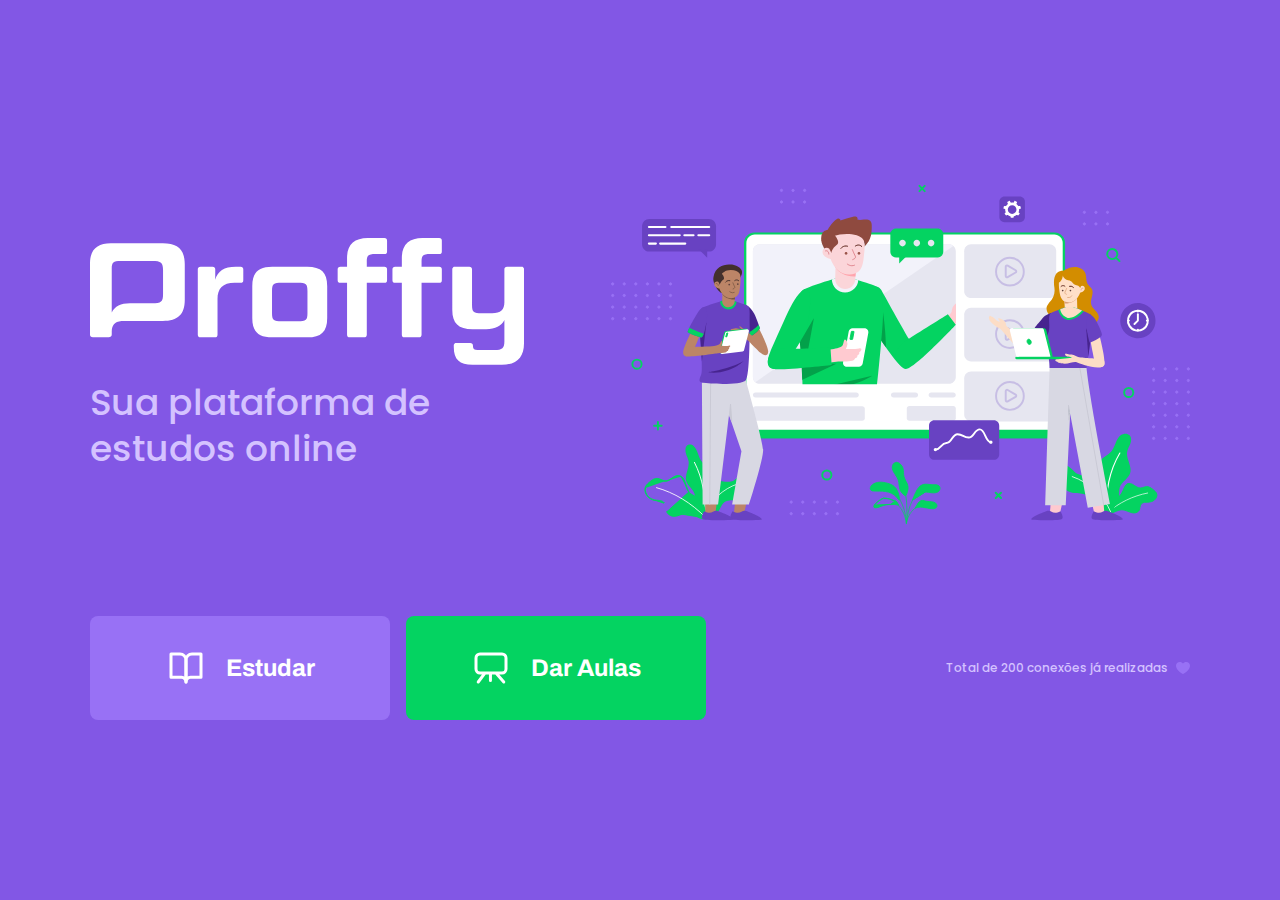
<file: index.html>
<!DOCTYPE html>
<html lang="pt_br">
<head>
    <meta charset="UTF-8">
    <meta name="viewport" content="width=device-width, initial-scale=1.0">
    <meta name="theme-color" content="#828257E5">
    <title>Proffy | Sua plataforma de estudos online</title>

    
    <link rel="shortcut icon" href="./images/favicon.png" type="image/png">

    <link rel="stylesheet" href="./styles/main.css">
    <link rel="stylesheet" href="./styles/partials/page-landing.css">
    <link href="https://fonts.googleapis.com/css2?family=Archivo:wght@400;700&amp;family=Poppins:wght@400;600&amp;display=swap" rel="stylesheet">
    
</head>
<body id="page-landing">

    <div id="container">

        <div class="logo-container">
            <img src="./images/logo.svg" alt="Proffy">
            <h2>Sua plataforma de estudos online</h2>
        </div>


        <img class= "hero-image" src="./images/landing.svg" alt="Plataforma de Estudos">

        <div class="buttons-container">
            <a class="study" href="./study.html">
                <img src="./images/icons/study.svg" alt= "Estudar">
                Estudar
            </a> 

            <a class="give-classes" href="./give-classes.html">
                <img src="./images/icons/give-classes.svg" alt= "Dar Aulas">
                Dar Aulas
            </a> 
        </div>
        
        <p class="total-connections">Total de 200 conexões já realizadas
            <img src="images/icons/purple-heart.svg" alt= "purple-heart">
        </p>
    </div>

</body>
</html>
</file>
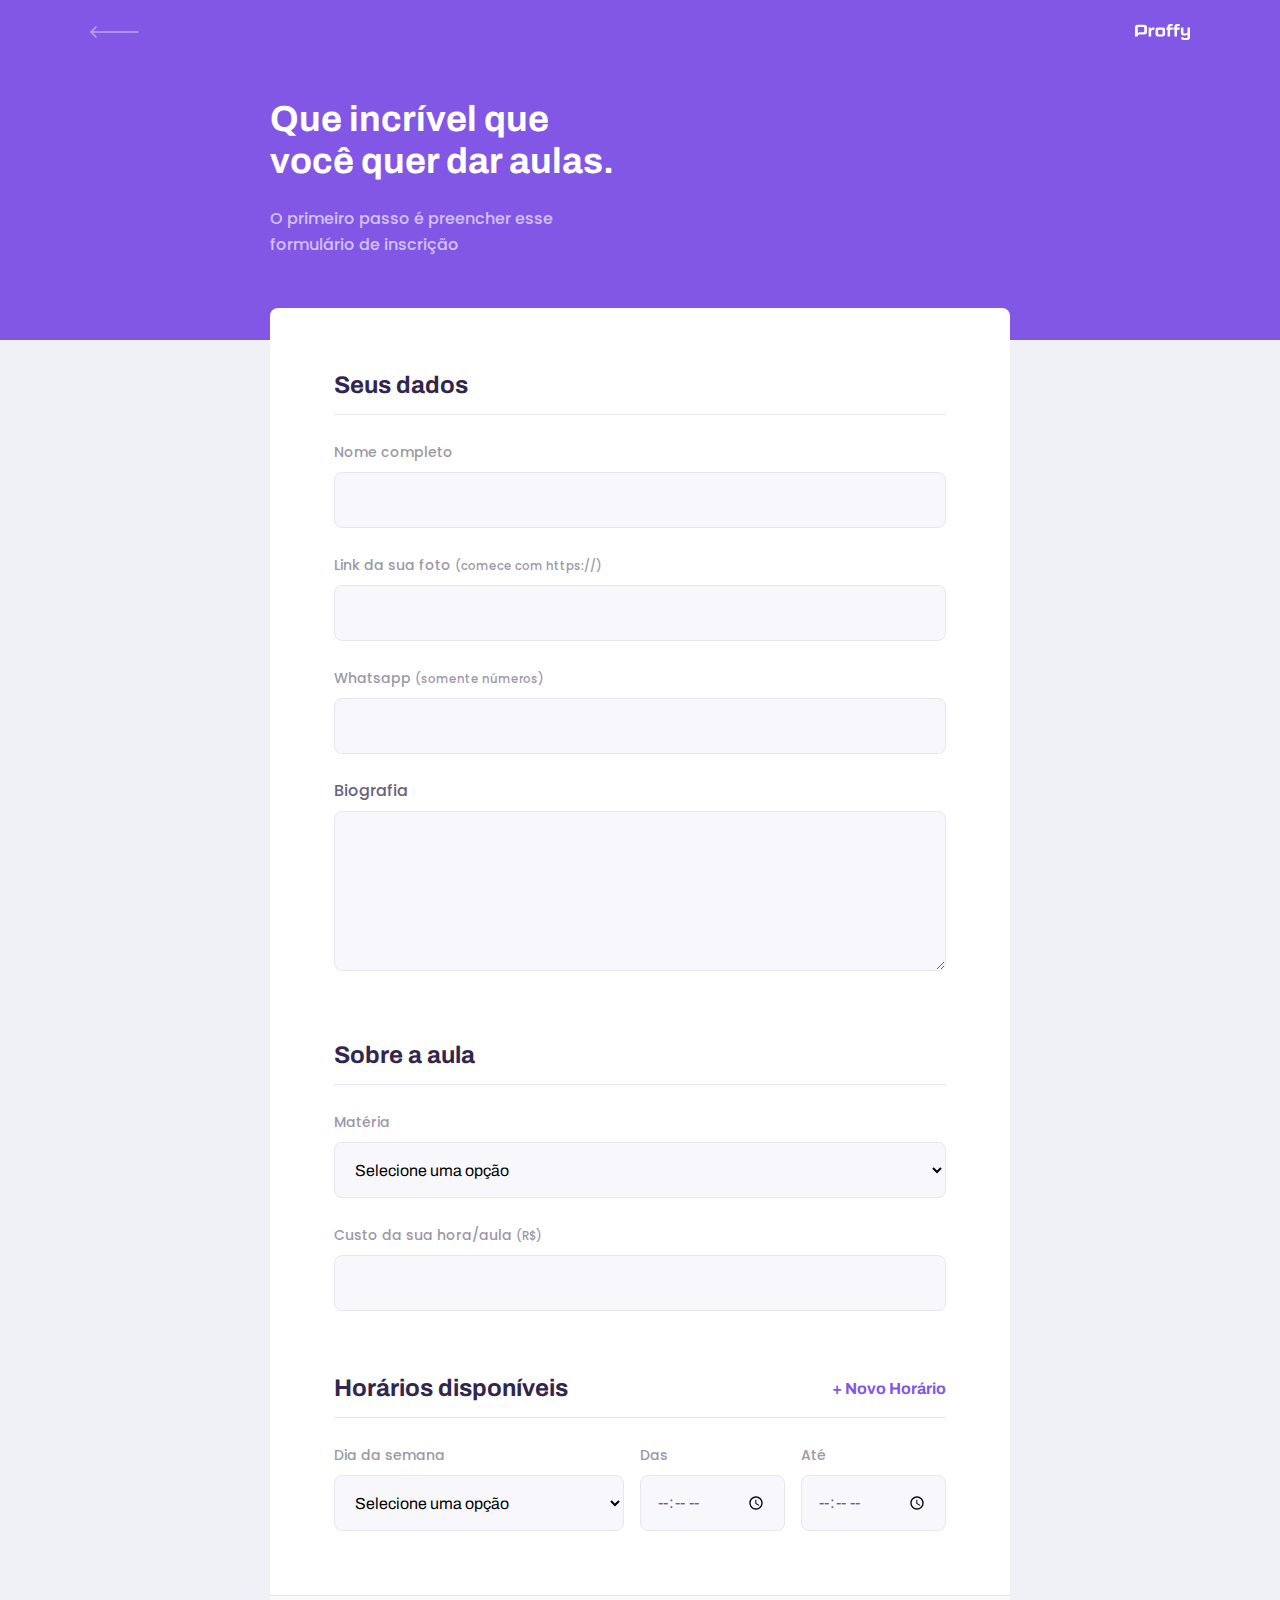
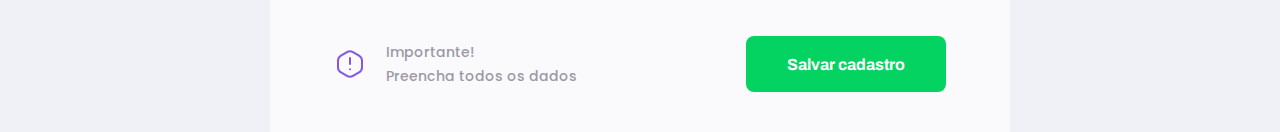
<file: give-classes.html>
<!DOCTYPE html>
<html lang="pt_br">
<head>
    <meta charset="UTF-8">
    <meta name="viewport" content="width=device-width, initial-scale=1.0">
    <title>Proffy | Sua plataforma de estudos online</title>
    </style>
    <link rel="stylesheet" href="./styles/main.css">
    <link rel="stylesheet" href="./styles/partials/header.css">
    <link rel="stylesheet" href="./styles/partials/forms.css">
    <link rel="stylesheet" href="./styles/partials/page-give-classes.css">
    <link href="https://fonts.googleapis.com/css2?family=Archivo:wght@400;700&amp;family=Poppins:wght@400;600&amp;display=swap" rel="stylesheet">
    
    <script src="./scripts/addField.js" defer></script>
</head>
<body id="page-give-classes">

    <div id="container">

        <header class="page-header">

            <div class="top-bar-container">
                <a href="./index.html">
                    <img src="./images/icons/back.svg" alt="Voltar">
                </a>
                    <img src="./images/logo.svg" alt= "Proffy">
            </div>


            <div class="header-content">
                <strong> Que incrível que você quer dar aulas. </strong>
                <p>O primeiro passo é preencher esse formulário de inscrição</p>
            </div>


        </header>
        
        <main>
            <form action="" id="create-class">
                <fieldset>
                    <legend>Seus dados</legend>

                    <div class="input-block">
                        <label for="name">Nome completo</label>
                        <input name="name" id="name" required>
                    </div>

                    <div class="input-block">
                        <label for="avatar">Link da sua foto <small>(comece com https://)</small></label>
                        <input name="avatar" id="avatar" type="url" required>
                    </div>

                    <div class="input-block">
                        <label for="whatsapp">Whatsapp <small>(somente números)</small></label>
                        <input name="whatsapp" id="whatsapp" type="number" required>
                    </div>

                    <div class="textarea-block">
                        <label for="bio">Biografia</label>
                        <textarea name="bio" id="bio" required></textarea>
                    </div>

                </fieldset>

                <fieldset>
                    <legend>Sobre a aula</legend>
                    <div class="select-block">
                        <label for="subject"> Matéria</label>
                        <select name="subject" id="subject" required>
                            <option value="">Selecione uma opção</option>
                            <option value="" disabled="" hidden="">Selecione uma opção</option>
                            <option value="1">Artes</option>
                            <option value="2">Biologia</option>
                            <option value="3">Ciências</option>
                            <option value="4">Educação física</option>
                            <option value="5">Física</option>
                            <option value="6">Geografia</option>
                            <option value="7">História</option>
                            <option value="8">Matemática</option>
                            <option value="9">Português</option>
                            <option value="10">Química</option>
                        </select>
                    </div>

                    <div class="input-block">
                        <label for="cost"> Custo da sua hora/aula <small>(R$)</small></label>
                        <input type="cost" id="cost" type="number" required>
                    </div>
                </fieldset>

                <fieldset id="schedule-items">
                    <legend>Horários disponíveis
                        <button type="button" id="add-time">+ Novo Horário</button>
                    </legend>

                    <div class="schedule-item">

                        <div class="select-block">
                            <label for="weekday">Dia da semana</label>
                            <select name="weekday[]" id="weekday">
                                <option value="" hidden="">Selecione uma opção</option>
                                <option value="0">Domingo</option>
                                <option value="1">Segunda-feira</option>
                                <option value="2">Terça-feira</option>
                                <option value="3">Quarta-feira</option>
                                <option value="4">Quinta-feira</option>
                                <option value="5">Sexta-feira</option>
                                <option value="6">Sábado</option>
                            </select>
                        </div>
                
                    <div class="input-block">
                        <label for="time_from">Das</label>
                        <input type="time" id="time_from" name="time_from[]">
                    </div>

                    <div class="input-block">
                        <label for="time_to">Até</label>
                        <input type="time" id="time_to" name="time_to[]">
                    </div>

                    </div>

                </fieldset>

            </form>

            <footer>

                <p>
                    <img src="./images/icons/warning.svg" alt="Aviso Importante">
                    Importante! <br>
                    Preencha todos os dados
                </p>

                <button type="submit" form="create-class">Salvar cadastro</button>

            </footer>
        </main>
    
    </div>

    <script>

    </script>

</body>
</html>
</file>
<file: styles/main.css>
/*
Ao usar class, para identificar no CSS: ".nome_da_classe
Ao usar uma id (Não pode se repetir), para identifica no CSs: "#nome_da_id"
*/

:root {
    --color-background: #F0F0F7;
    --color-primary-lighter: #9871F5;
    --color-primary-light: #916BEA;
    --color-primary: #8257E5;
    --color-primary-dark: #774DD6;
    --color-primary-darker: #6842C2;
    --color-secondary: #04D361;
    --color-secondary-dark: #04BF58;
    --color-title-in-primary: #FFFFFF;
    --color-text-in-primary: #D4C2FF;
    --color-text-title: #32264D;
    --color-text-complement: #9C98A6;
    --color-text-base: #6A6180;
    --color-line-in-white: #E6E6F0;
    --color-input-background: #F8F8FC;
    --color-button-text: #FFFFFF;
    --color-box-base: #FFFFFF;
    --color-box-footer: #FAFAFC;
    --color-small-info: #C1BCCC;

    /* 16 px = 100% = [ 1rem (valor x valor do root)] , sendo a porcentagem e REM relativos ao root*/
    font-size: 60%;

}

html,body {
    height: 100vh;
}

*{
    margin: 0;
    padding: 0;
    box-sizing: border-box; 
}

body,input,button,textarea{
    font: 500 1.6rem Poppins;
    color: var(--color-text-base)
    /*fonte= font: weight size family*/
}

body {
    background-color: var(--color-background);
    display: flex;
    align-items: center;
    justify-content: center;    
}

#container {
    width: 90vw; /*Largura // vw = viewport*/
    max-width: 700px;
}

@media (min-width: 700px){
    :root {
        font-size: 62.5%;
    }
}
 /* 
    1 propriedade = todos os lados
    2 propriedades = altura e largura
    3 propriedades = cima,baixo e os lados respectivamente
    4 propriedades = cima, direita, baixo, esquerda respectivamente
    */
</file>
<file: styles/partials/page-landing.css>
#page-landing{
    background-color: var(--color-primary);

}

#page-landing #container {
    color: var(--color-text-in-primary);

}

.logo-container img{
    height: 127px;

}

.logo-container{
    text-align: center;
    margin-bottom: 3.2rem;
}

.logo-container h2{
    font-weight: 500;
    font-size: 3.6rem;
    line-height: 4.6rem;
    margin-top: 0.8rem;
}

.hero-image{
    width: 100%;
}

.buttons-container{
    display:flex;
    justify-content: center;
    margin: 3.2rem 0;
}

.buttons-container a{
    width: 30rem;
    height: 10.4rem;

    border-radius: 0.8rem;
    margin-right: 1.6rem;

    font: 700 2.4rem Archivo;

    display: flex;
    align-items: center;
    justify-content: center;

    text-decoration: none;

    transition: background 0.2s;

    color: var(--color-button-text);

}

.buttons-container a img{
    width: 4rem;
    margin-right: 2rem;
}

.buttons-container a.study{
    background: var(--color-primary-lighter);
}

.buttons-container a.study:hover{
    background: var(--color-primary-light);
}

.buttons-container a.give-classes{
    background: var(--color-secondary);
    margin-right: 0;
}

.buttons-container a.give-classes:hover{
    background: var(--color-secondary-dark);
}

.total-connections{
    font-size:1.8rem;

    display:flex;
    align-items: center;
    justify-content: center;
}

.total-connections img{
    margin-left: 0.8rem;
}
@media (max-width: 699px){
    :root{
        font-size: 40%;
    }
}

@media (min-width: 1100px){
    #page-landing #container{
        max-width: 1100px;
        display: grid;
        grid-template-columns: 2fr 1fr 2fr;
        grid-template-rows: 350px 1fr;
        grid-template-areas: 
        "proffy image image"
        "button button texting";
        column-gap: 87px;
        row-gap: 86px;
    }
    .logo-container{
        grid-area: proffy;
        text-align: initial;
        align-self: center;
        margin:0
        }

    .logo-container img{
        height: 127%;
    }
    
    .hero-image{
        grid-area: image;
        height: 350px;
        }
    
    .buttons-container{
        grid-area: button;
        justify-content:flex-start;
        margin:0; 
        }
    
    .total-connections{
        grid-area: texting;
        justify-self: end;
        font-size: 1.2rem;
         }
         /* SELF = REFERENTE AO GRID
         CONTENT = REFERENTE AO FLEX */
}
</file>
<file: styles/partials/header.css>
#page-study #container{
    width: 100vw;
    height: 100vh;
}

.page-header{
    background-color: var(--color-primary);

    display: flex;
    flex-direction: column;

}

.page-header .top-bar-container{
    width: 90%;

    margin: 0 auto;

    display: flex;
    align-items: center;
    justify-content: space-between;

    padding: 1.6rem 0
}

.page-header .top-bar-container a{
    height: 3.2rem;
    transition: opacity 0.2s;
}
.page-header .top-bar-container a:hover{
    opacity: 0.6;
}


.page-header .top-bar-container > img{
    height: 1.6rem;
}

.page-header .header-content {
    width: 90%;
    margin: 3.2rem auto;

    position: relative;
}

.page-header .header-content strong{
    font: 700 3.6rem Archivo;
    line-height: 4.2rem;
    color: var(--color-title-in-primary);    
}

.page-header .header-content p{
    max-width: 30rem;
    font-size: 1.6rem;
    line-height: 2.6rem;
    color: var(--color-text-in-primary);
    margin-top: 2.4rem;
    
}

@media (min-width: 700px){
    #page-study #container{
        max-width: 100vw;
    }

    .page-header{
        height: 340px;
    }

    .page-header .top-bar-container{
        max-width: 1100px;
    }

    .page-header .header-content{
        max-width: 740px;

        margin: 0 auto;

        flex: 1 1;
        padding-bottom: 48px;
        display: flex;
        flex-direction: column;
        justify-content: center;
    }

    .page-header .header-content strong{
        max-width: 350px;
    }

    #page-study main{
        padding: 32px 0;
        max-width: 740px;
        margin: 0 auto;
    }
}
</file>
<file: styles/partials/forms.css>
.select-block label,
.input-block label,
.textarea-block textarea{
    font-size: 1.4rem;
    color: var(--color-text-complement);
}

.input-block input,
.select-block select,
.textarea-block textarea {
    width: 100%;
    height: 5.6rem;
    margin-top: 0.8rem;
    border-radius: 0.8rem;
    background: var(--color-input-background);
    border: 1px solid var(--color-line-in-white);
    outline: 0;
    padding: 0 1.6rem;
    font: 1.6rem Archivo;
}

.textarea-block textarea{
    padding: 1.2rem 1.6rem;
    height: 16rem;

    resize: vertical;
}

.input-block,
.textarea-block{
    position: relative;
}

.input-block:focus-within::after,
.textarea-block:focus-within::after {
    content:"";

    width: calc(100% - 3.2rem);
    height: 2px;
    background: var(--color-primary-light);

    position: absolute;
    left: 1.6rem;
    right: 1.6rem;
    bottom: 4px;
}
</file>
<file: styles/partials/page-give-classes.css>
#page-give-classes #container{
    width: 100vw;
    height: 100vh;
}

#page-give-classes .page-header .header-content{
    margin-bottom: 6.4rem;
}

#page-give-classes main{
    background: var(--color-box-base);
    width: 100%;
    max-width: 74rem;
    border-radius: .8rem;
    margin: -3.2rem auto 3.2rem;
    padding-top: 6.4rem;
}

#page-give-classes fieldset{
    border: none;

    padding: 0 2.4rem;
}

#page-give-classes fieldset legend{
    font: 700 2.4rem Archivo;
    color: var(--color-text-title);
    margin-bottom: 2.4rem;

    display: flex;
    align-items: center;
    justify-content: space-between;

    width: 100%;

    padding-bottom: 1.6rem;
    border-bottom: 1px solid var(--color-line-in-white);
}

#page-give-classes fieldset legend button{
    background: none;
    border: 0;

    color: var(--color-primary);

    font: 700 1.6rem Archivo;

    cursor: pointer;

    transition: 0.6s;

}

#page-give-classes fieldset legend button:hover{
    transform: translateY(-5px);
    color: var(--color-primary-dark);
}

#page-give-classes fieldset+fieldset{
    margin-top: 6.4rem;
}

#page-give-classes .input-block+.input-block,
#page-give-classes .input-block+.textarea-block,
#page-give-classes .select-block+.input-block{
    margin-top: 2.4rem;
}

#page-give-classes main footer{
    padding: 4rem 2.4rem;

    background-color: var(--color-box-footer);
    border-top: 1px solid var(--color-line-in-white);
    margin-top: 6.4rem;
}

#page-give-classes main footer p{
    display: flex;
    align-items: center;
    justify-content: center;

    font-size: 1.4rem;
    line-height: 2.4rem;

    color: var(--color-text-complement);

}

#page-give-classes main footer p img{
    margin-right: 2rem;
}

#page-give-classes main footer button{
    width: 100%;
    height: 5.6rem;
    background: var(--color-secondary);
    color: var(--color-button-text);
    border: 0;
    border-radius: .8rem;
    cursor: pointer;
    font: 700 1.6rem Archivo;
    display: flex;
    align-items: center;
    justify-content: center;
    text-decoration: none;
    transition: 0.2s;
    margin-top: 3.2rem;
}

#page-give-classes main footer button:hover{
    background: var(--color-secondary-dark);
}

.schedule-item+.schedule-item{
    margin-top: 3.2rem;
    padding-top: 3.2rem;

    border-top: 1px solid var(--color-line-in-white);

}

@media (min-width: 700px){
    #page-give-classes #container{
        max-width: 100vw;
    }

    #page-give-classes .page-header .header-content {
        margin-bottom: 0;
    }

    #page-give-classes main fieldset{
        padding: 0 64px;

    }

    .schedule-item {
        display: grid;
        grid-template-columns: 2fr 1fr 1fr;
        column-gap: 1.6rem;
    }

    #page-give-classes #schedule-items .select-block+.input-block,
    #page-give-classes #schedule-items .input-block+.input-block{
        margin-top: 0;
    }

    #page-give-classes main footer{
        padding: 40px 64px;

        display: flex;
        align-items: center;
        justify-content: space-between;
    }

    #page-give-classes main footer button{
        margin-top: 0;

        width: 200px;
    }
}
</file>
